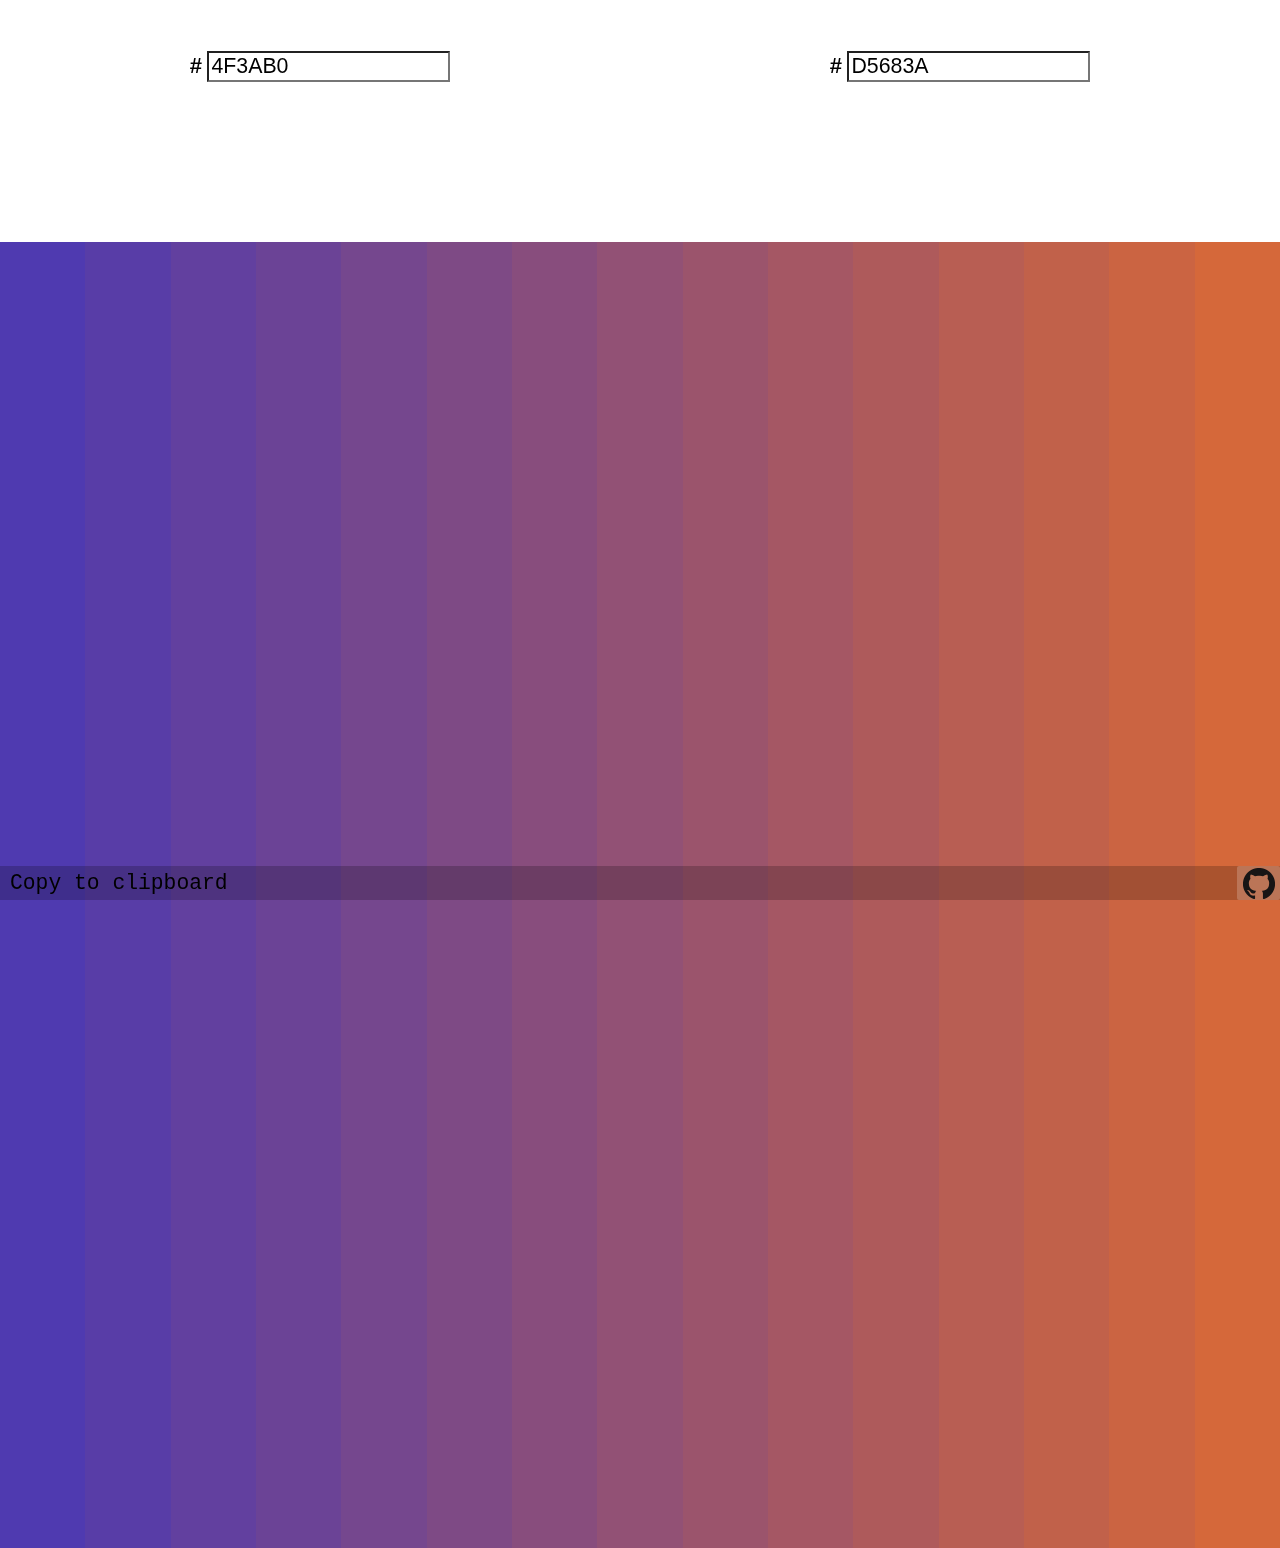
<file: index.html>
<!DOCTYPE html>
<html>
<head>
<link href="resources/style.css" rel="stylesheet" type="text/css">
<script src="jscolor-2.0.4/jscolor.js"></script>
<script src="resources/colorScale.js"></script>
</head>
<body>
  <input id="rgbTempField" readonly></input>
  <table>
  <tr>
  <td><span id='octothorp1' class="hash"><b>#</b></span><input id="hex1"
    class="jscolor" onclick="window.hex1Focus = true;"
    spellcheck="false" placeholder="Start Hex Color"/></td>
  <td><span id='octothorp2' class="hash"><b>#</b></span><input id="hex2"
    class="jscolor" onclick="window.hex1Focus = false;"
    spellcheck="false" placeholder="End Hex Color" /></td>
</tr>
</table>
<table>
  <tr id="spectrumHex"></tr>
  <tr id="spectrum"></tr>
</table>
<div id='clipboard' style="background-color:rgba(0, 0, 0, 0.2);">Copy to clipboard</div>
<a href="https://github.com/jzwood/Waterfall-Color-Gradient" target="_blank">
<image id="octocat" src="resources/octocat.ico" style="background-color:rgba(255, 255, 255, 0.2);"></image>
</a>
</body>
</html>
</file>
<file: resources/style.css>
/* CSS */
html, body, div, span, applet, object, iframe, h1, h2, h3, h4, h5, h6, p, blockquote, pre, a, abbr, acronym, address, big, cite, code, del, dfn, em, font, img, ins, kbd, q, s, samp, small, strike, strong, sub, sup, tt, var, b, u, i, center, dl, dt, dd, ol, ul, li, fieldset, form, label, legend, table, caption, tbody, tfoot, thead, tr, th, td {
  margin:0;padding:0; border:0; outline:0; font-size:100%; vertical-align:baseline; background:transparent;
}

ol, ul{list-style:none;}
:focus{outline:0;} ins{text-decoration:none;} del{text-decoration:line-through;}
table{border-collapse:collapse; border-spacing:0;}

body {
  background-color: white;
  font-size:16pt;
  /*font-family: 'Roboto Mono', ;*/
  font-family: monospace, verdana;
  position:fixed;
  top:0px;
  bottom:0px;
  left:0px;
  right:0px;
}

table{
  width:100%;
  text-align: center;
}

td,input{
  font-size:16pt;
  margin-top:10px;
  color: black;
}

input{
  margin-bottom:22%;
  margin-top:8%;
  margin-left:5px;
  width:235px;
  background-color: white !important;
  color: black !important;
}

.colors{
  padding-bottom:100%;
  padding-top:2%;
}

.hexText{
  font-size: 10pt;
  padding-bottom:4px;
  background-color:white;
  color:white;
}

.hash:hover{
  cursor:default;
  height:100%;
}

#clipboard{
  position: absolute;
  left:0;
  bottom:0;
  padding-left:10px;
  padding-bottom: 5px;
  padding-top:5px;
  background: transparent;
  color:black;
  width:100%;
  z-index: 50;
}

#clipboard:hover{
  cursor:pointer;
}

#spectrum:hover{
  cursor:url("gtk.gif"),pointer;
}

#octocat{
  position: absolute;
  right:0;
  bottom:0;
  padding-right: 5px;
  z-index: 100;
  padding-left: 6px;
  padding-top: 2px;
  border-radius: 2px;
}

#octocat:hover{
  cursor: url("mg.gif"),help;
}

#rgbTempField{
  font-size: 5pt;
  font-family: verdana, monospace;
  color: white !important;
  background-color: white !important;
  border:none;
  position: absolute;
  left:0;
  top:0;
  margin:0;
  padding:0;
}
</file>
